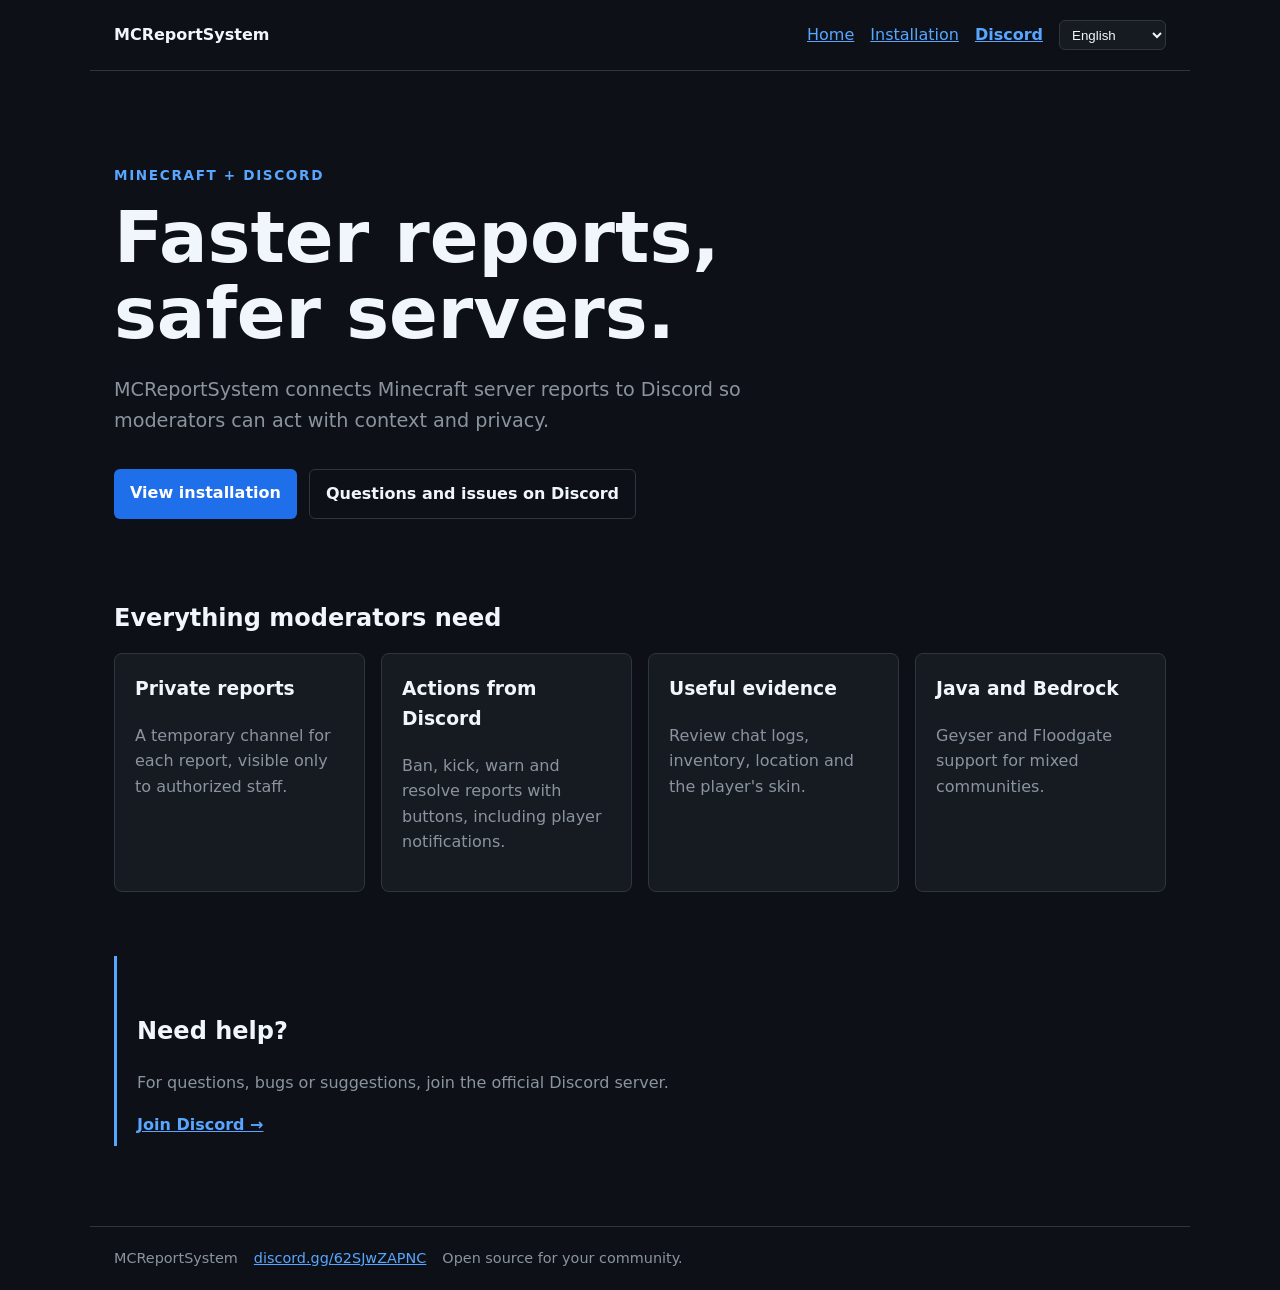
<file: index.html>
<!doctype html>
<html lang="en">
<head>
  <meta charset="utf-8">
  <meta name="viewport" content="width=device-width, initial-scale=1">
  <meta name="description" content="MCReportSystem: Minecraft reports integrated with Discord.">
  <title>MCReportSystem</title>
  <link rel="stylesheet" href="styles.css">
</head>
<body>
  <header class="site-header">
    <a class="brand" href="index.html">MCReportSystem</a>
    <nav>
      <a href="index.html" data-i18n="nav.home">Home</a>
      <a href="install.html" data-i18n="nav.install">Installation</a>
      <a class="discord-link" href="https://discord.gg/62SJwZAPNC" target="_blank" rel="noopener noreferrer">Discord</a>
      <label class="language-picker">
        <span class="sr-only" data-i18n="language.label">Language</span>
        <select id="language-select">
          <option value="es">Español</option>
          <option value="en" selected>English</option>
          <option value="pt">Português</option>
          <option value="fr">Français</option>
          <option value="de">Deutsch</option>
          <option value="it">Italiano</option>
          <option value="nl">Nederlands</option>
        </select>
      </label>
    </nav>
  </header>

  <main>
    <section class="hero">
      <p class="eyebrow">Minecraft + Discord</p>
      <h1 data-i18n="home.title">Faster reports, safer servers.</h1>
      <p class="lead" data-i18n="home.lead">MCReportSystem connects Minecraft server reports to Discord so moderators can act with context and privacy.</p>
      <div class="actions">
        <a class="button primary" href="install.html" data-i18n="home.install">View installation</a>
        <a class="button secondary" href="https://discord.gg/62SJwZAPNC" target="_blank" rel="noopener noreferrer" data-i18n="home.discord">Questions and issues on Discord</a>
      </div>
    </section>

    <section class="content-grid" aria-labelledby="features-title">
      <h2 id="features-title" data-i18n="home.featuresTitle">Everything moderators need</h2>
      <article class="card">
        <h3 data-i18n="home.featureReportsTitle">Private reports</h3>
        <p data-i18n="home.featureReports">A temporary channel for each report, visible only to authorized staff.</p>
      </article>
      <article class="card">
        <h3 data-i18n="home.featureActionsTitle">Actions from Discord</h3>
        <p data-i18n="home.featureActions">Ban, kick, warn and resolve reports with buttons, including player notifications.</p>
      </article>
      <article class="card">
        <h3 data-i18n="home.featureEvidenceTitle">Useful evidence</h3>
        <p data-i18n="home.featureEvidence">Review chat logs, inventory, location and the player's skin.</p>
      </article>
      <article class="card">
        <h3 data-i18n="home.featureBedrockTitle">Java and Bedrock</h3>
        <p data-i18n="home.featureBedrock">Geyser and Floodgate support for mixed communities.</p>
      </article>
    </section>

    <section class="callout">
      <h2 data-i18n="home.helpTitle">Need help?</h2>
      <p data-i18n="home.help">For questions, bugs or suggestions, join the official Discord server.</p>
      <a class="text-link" href="https://discord.gg/62SJwZAPNC" target="_blank" rel="noopener noreferrer" data-i18n="home.joinDiscord">Join Discord →</a>
    </section>
  </main>

  <footer class="site-footer">
    <span>MCReportSystem</span>
    <a href="https://discord.gg/62SJwZAPNC" target="_blank" rel="noopener noreferrer">discord.gg/62SJwZAPNC</a>
    <span data-i18n="footer.license">Open source for your community.</span>
  </footer>
  <script src="i18n.js"></script>
</body>
</html>
</file>
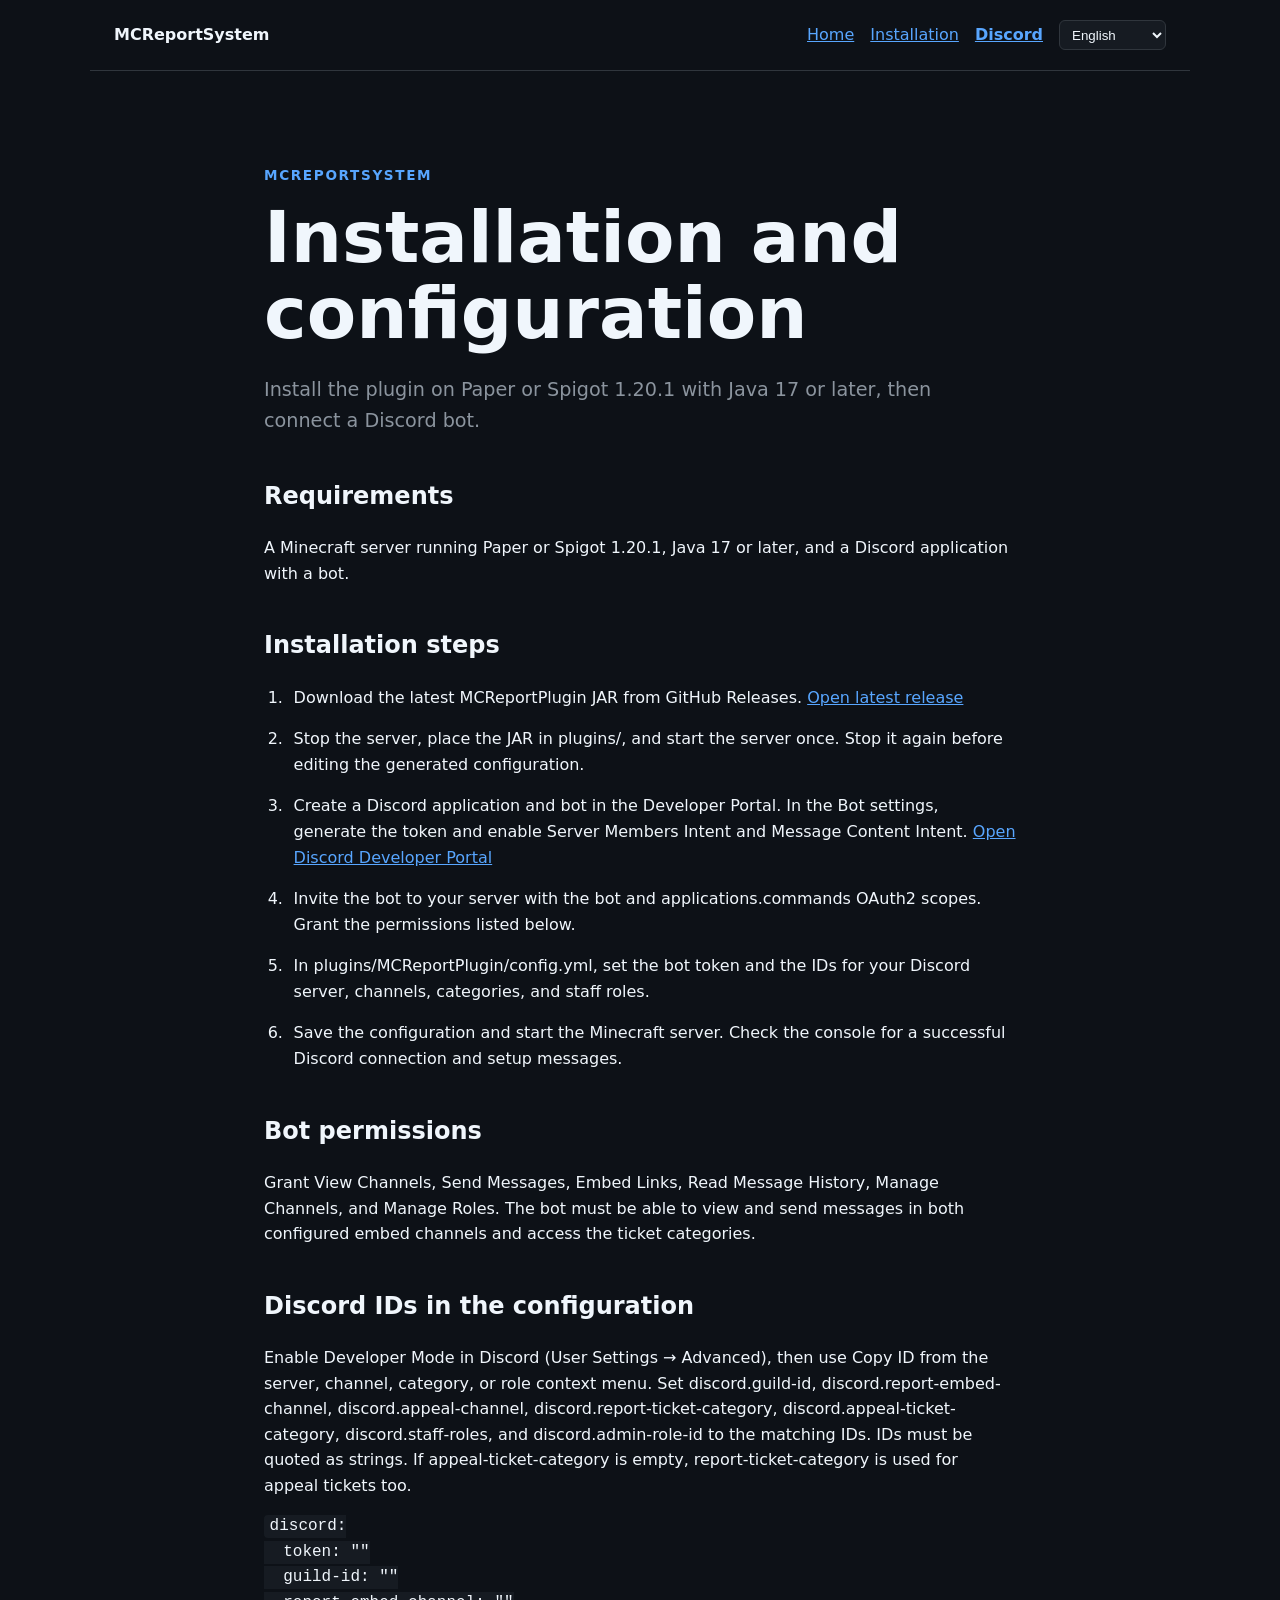
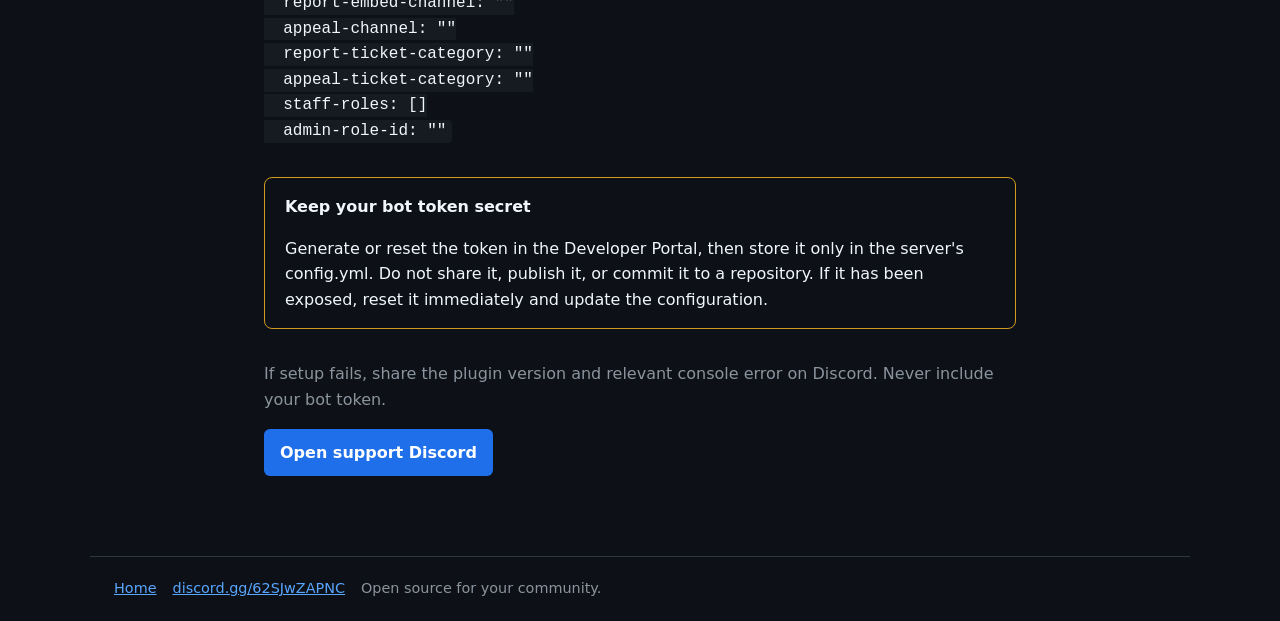
<file: install.html>
<!doctype html>
<html lang="en">
<head>
  <meta charset="utf-8">
  <meta name="viewport" content="width=device-width, initial-scale=1">
  <meta name="description" content="Install and configure MCReportSystem on Paper or Spigot.">
  <title>Installation · MCReportSystem</title>
  <link rel="stylesheet" href="styles.css">
</head>
<body>
  <header class="site-header">
    <a class="brand" href="index.html">MCReportSystem</a>
    <nav aria-label="Main navigation" data-i18n-aria-label="nav.label">
      <a href="index.html" data-i18n="nav.home">Home</a>
      <a href="install.html" data-i18n="nav.install">Installation</a>
      <a class="discord-link" href="https://discord.gg/62SJwZAPNC" target="_blank" rel="noopener noreferrer">Discord</a>
      <label class="language-picker">
        <span class="sr-only" data-i18n="language.label">Language</span>
        <select id="language-select">
          <option value="es">Español</option>
          <option value="en" selected>English</option>
          <option value="pt">Português</option>
          <option value="fr">Français</option>
          <option value="de">Deutsch</option>
          <option value="it">Italiano</option>
          <option value="nl">Nederlands</option>
        </select>
      </label>
    </nav>
  </header>

  <main class="article">
    <p class="eyebrow">MCReportSystem</p>
    <h1 data-i18n="install.title">Installation and configuration</h1>
    <p class="lead" data-i18n="install.lead">Install the plugin on Paper or Spigot 1.20.1 with Java 17 or later, then connect a Discord bot.</p>

    <h2 data-i18n="install.requirementsTitle">Requirements</h2>
    <p data-i18n="install.requirements">A Minecraft server running Paper or Spigot 1.20.1, Java 17 or later, and a Discord application with a bot.</p>

    <h2 data-i18n="install.stepsTitle">Installation steps</h2>
    <ol class="steps">
      <li>
        <span data-i18n="install.step1">Download the latest MCReportPlugin JAR from GitHub Releases.</span>
        <a href="https://github.com/Uyruw3/MCReportSystem/releases/latest" target="_blank" rel="noopener noreferrer" data-i18n="install.releases">Open latest release</a>
      </li>
      <li data-i18n="install.step2">Stop the server, place the JAR in plugins/, and start the server once. Stop it again before editing the generated configuration.</li>
      <li>
        <span data-i18n="install.step3">Create a Discord application and bot in the Developer Portal. In the Bot settings, generate the token and enable Server Members Intent and Message Content Intent.</span>
        <a href="https://discord.com/developers/applications" target="_blank" rel="noopener noreferrer" data-i18n="install.portal">Open Discord Developer Portal</a>
      </li>
      <li data-i18n="install.step4">Invite the bot to your server with the bot and applications.commands OAuth2 scopes. Grant the permissions listed below.</li>
      <li data-i18n="install.step5">In plugins/MCReportPlugin/config.yml, set the bot token and the IDs for your Discord server, channels, categories, and staff roles.</li>
      <li data-i18n="install.step6">Save the configuration and start the Minecraft server. Check the console for a successful Discord connection and setup messages.</li>
    </ol>

    <h2 data-i18n="install.permissionsTitle">Bot permissions</h2>
    <p data-i18n="install.permissions">Grant View Channels, Send Messages, Embed Links, Read Message History, Manage Channels, and Manage Roles. The bot must be able to view and send messages in both configured embed channels and access the ticket categories.</p>

    <h2 data-i18n="install.idsTitle">Discord IDs in the configuration</h2>
    <p data-i18n="install.ids">Enable Developer Mode in Discord (User Settings → Advanced), then use Copy ID from the server, channel, category, or role context menu. Set discord.guild-id, discord.report-embed-channel, discord.appeal-channel, discord.report-ticket-category, discord.appeal-ticket-category, discord.staff-roles, and discord.admin-role-id to the matching IDs. IDs must be quoted as strings. If appeal-ticket-category is empty, report-ticket-category is used for appeal tickets too.</p>
    <pre><code>discord:
  token: ""
  guild-id: ""
  report-embed-channel: ""
  appeal-channel: ""
  report-ticket-category: ""
  appeal-ticket-category: ""
  staff-roles: []
  admin-role-id: ""</code></pre>

    <div class="warning">
      <strong data-i18n="install.secretTitle">Keep your bot token secret</strong>
      <p data-i18n="install.secret">Generate or reset the token in the Developer Portal, then store it only in the server's config.yml. Do not share it, publish it, or commit it to a repository. If it has been exposed, reset it immediately and update the configuration.</p>
    </div>

    <p class="support" data-i18n="install.support">If setup fails, share the plugin version and relevant console error on Discord. Never include your bot token.</p>
    <a class="button primary" href="https://discord.gg/62SJwZAPNC" target="_blank" rel="noopener noreferrer" data-i18n="install.discord">Open support Discord</a>
  </main>

  <footer class="site-footer">
    <a href="index.html" data-i18n="nav.home">Home</a>
    <a href="https://discord.gg/62SJwZAPNC" target="_blank" rel="noopener noreferrer">discord.gg/62SJwZAPNC</a>
    <span data-i18n="footer.license">Open source for your community.</span>
  </footer>
  <script src="i18n.js"></script>
</body>
</html>
</file>
<file: styles.css>
:root {
  color-scheme: dark;
  --background: #0d1117;
  --surface: #161b22;
  --border: #30363d;
  --text: #f0f6fc;
  --muted: #8b949e;
  --accent: #58a6ff;
  --accent-strong: #1f6feb;
  --warning: #d29922;
}

* { box-sizing: border-box; }
body {
  margin: 0;
  background: var(--background);
  color: var(--text);
  font: 16px/1.6 system-ui, -apple-system, BlinkMacSystemFont, "Segoe UI", sans-serif;
}
a { color: var(--accent); }
.site-header, .site-footer {
  align-items: center;
  display: flex;
  gap: 1.25rem;
  justify-content: space-between;
  margin: auto;
  max-width: 1100px;
  padding: 1.25rem 1.5rem;
}
.site-header { border-bottom: 1px solid var(--border); }
.site-header nav, .site-footer { gap: 1rem; }
.site-header nav { align-items: center; display: flex; flex-wrap: wrap; }
.brand { color: var(--text); font-weight: 700; text-decoration: none; }
.discord-link { font-weight: 600; }
.language-picker select {
  background: var(--surface);
  border: 1px solid var(--border);
  border-radius: 6px;
  color: var(--text);
  padding: .35rem .5rem;
}
main { margin: auto; max-width: 1100px; padding: 5rem 1.5rem; }
.hero { max-width: 760px; }
.eyebrow { color: var(--accent); font-size: .85rem; font-weight: 700; letter-spacing: .12em; text-transform: uppercase; }
h1 { font-size: clamp(2.4rem, 7vw, 4.5rem); line-height: 1.05; margin: .5rem 0 1.5rem; }
h2 { margin-top: 3rem; }
h3 { margin-top: 0; }
.lead { color: var(--muted); font-size: 1.2rem; max-width: 700px; }
.actions { display: flex; flex-wrap: wrap; gap: .75rem; margin-top: 2rem; }
.button { border-radius: 6px; display: inline-block; font-weight: 700; padding: .7rem 1rem; text-decoration: none; }
.primary { background: var(--accent-strong); color: white; }
.secondary { border: 1px solid var(--border); color: var(--text); }
.content-grid { display: grid; gap: 1rem; grid-template-columns: repeat(auto-fit, minmax(220px, 1fr)); margin-top: 5rem; }
.content-grid h2 { grid-column: 1 / -1; margin: 0; }
.card { background: var(--surface); border: 1px solid var(--border); border-radius: 8px; padding: 1.25rem; }
.card p, .callout p, .support { color: var(--muted); }
.callout { border-left: 3px solid var(--accent); margin-top: 4rem; padding: .5rem 1.25rem; }
.text-link { font-weight: 700; }
.article { max-width: 800px; }
.article h2 { margin-top: 2.5rem; }
.steps { padding-left: 1.5rem; }
.steps li { margin: 1rem 0; padding-left: .35rem; }
code { background: var(--surface); border-radius: 4px; padding: .15rem .35rem; }
.warning { border: 1px solid var(--warning); border-radius: 8px; margin: 2rem 0; padding: 1rem 1.25rem; }
.warning p { margin-bottom: 0; }
.site-footer { border-top: 1px solid var(--border); color: var(--muted); font-size: .9rem; flex-wrap: wrap; justify-content: flex-start; }
.sr-only { clip: rect(0, 0, 0, 0); clip-path: inset(50%); height: 1px; overflow: hidden; position: absolute; white-space: nowrap; width: 1px; }
@media (max-width: 650px) {
  .site-header { align-items: flex-start; flex-direction: column; }
  main { padding-top: 3rem; }
}
</file>
